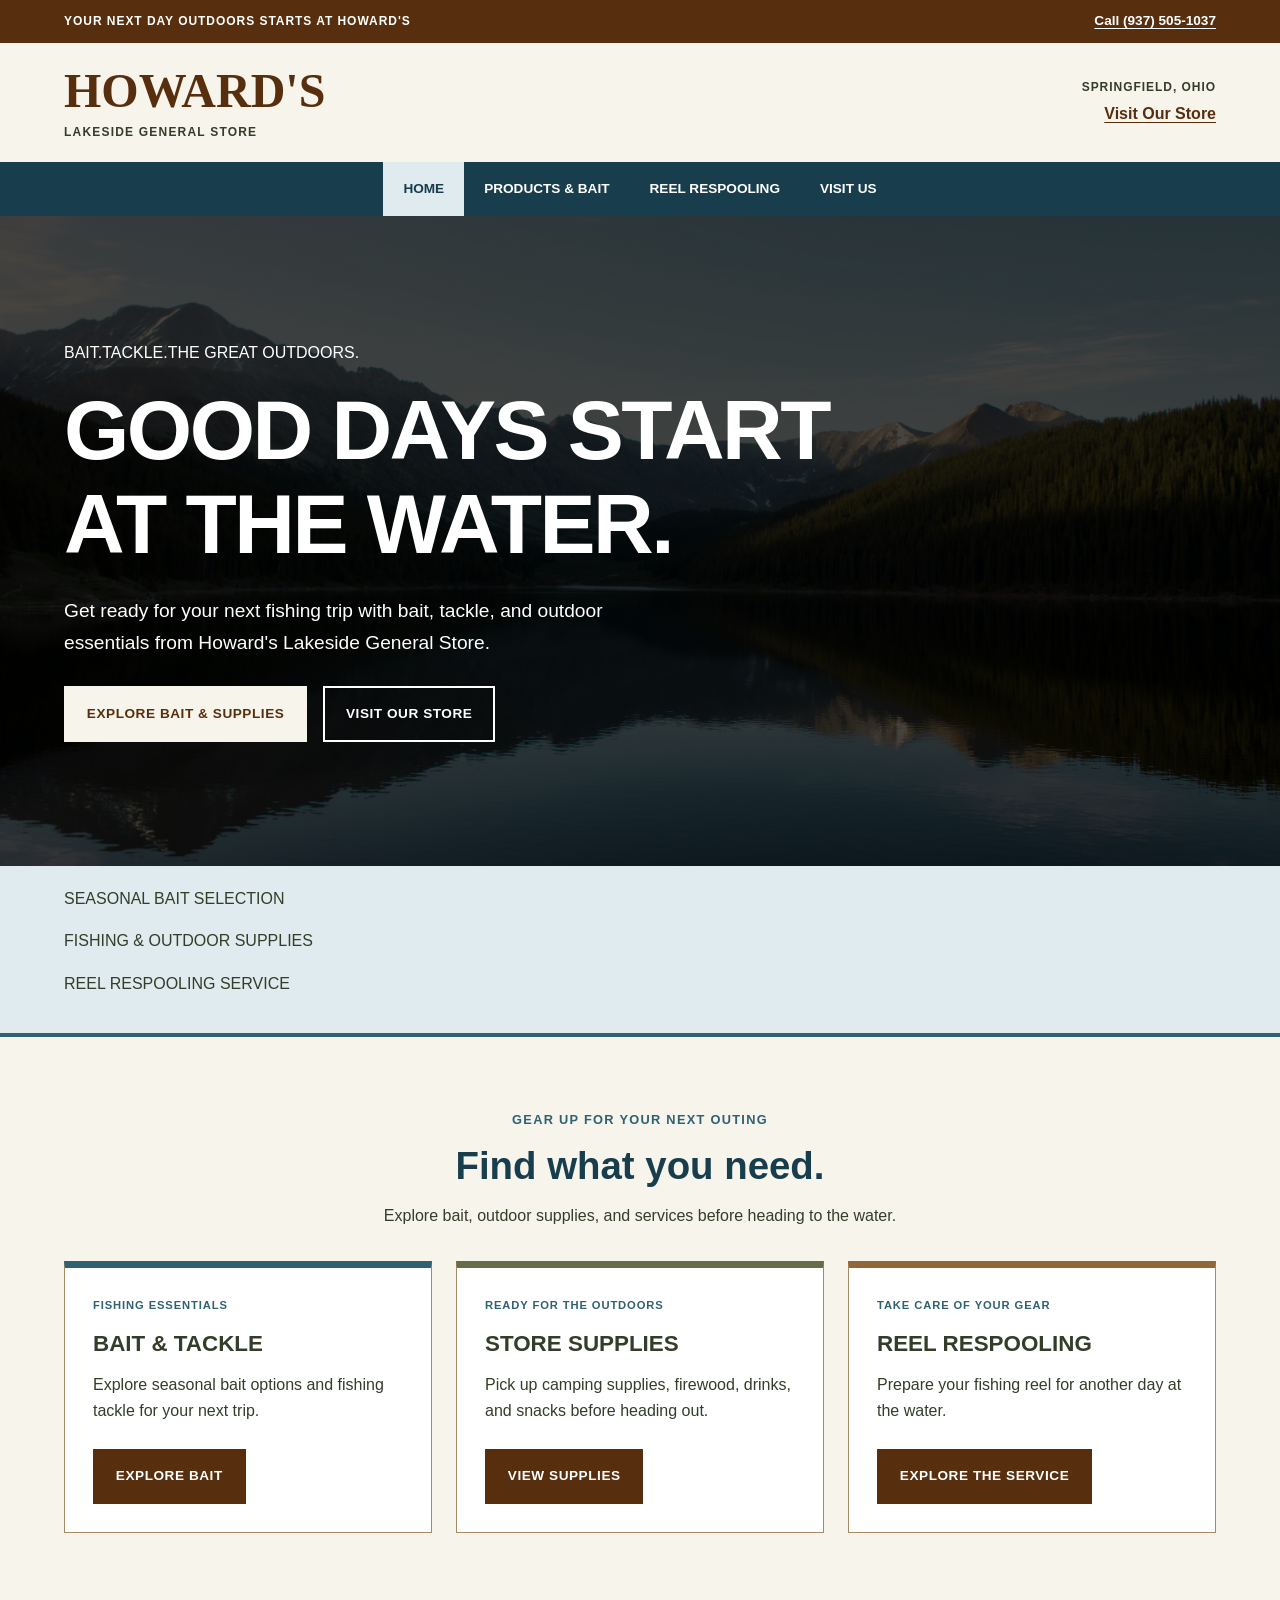
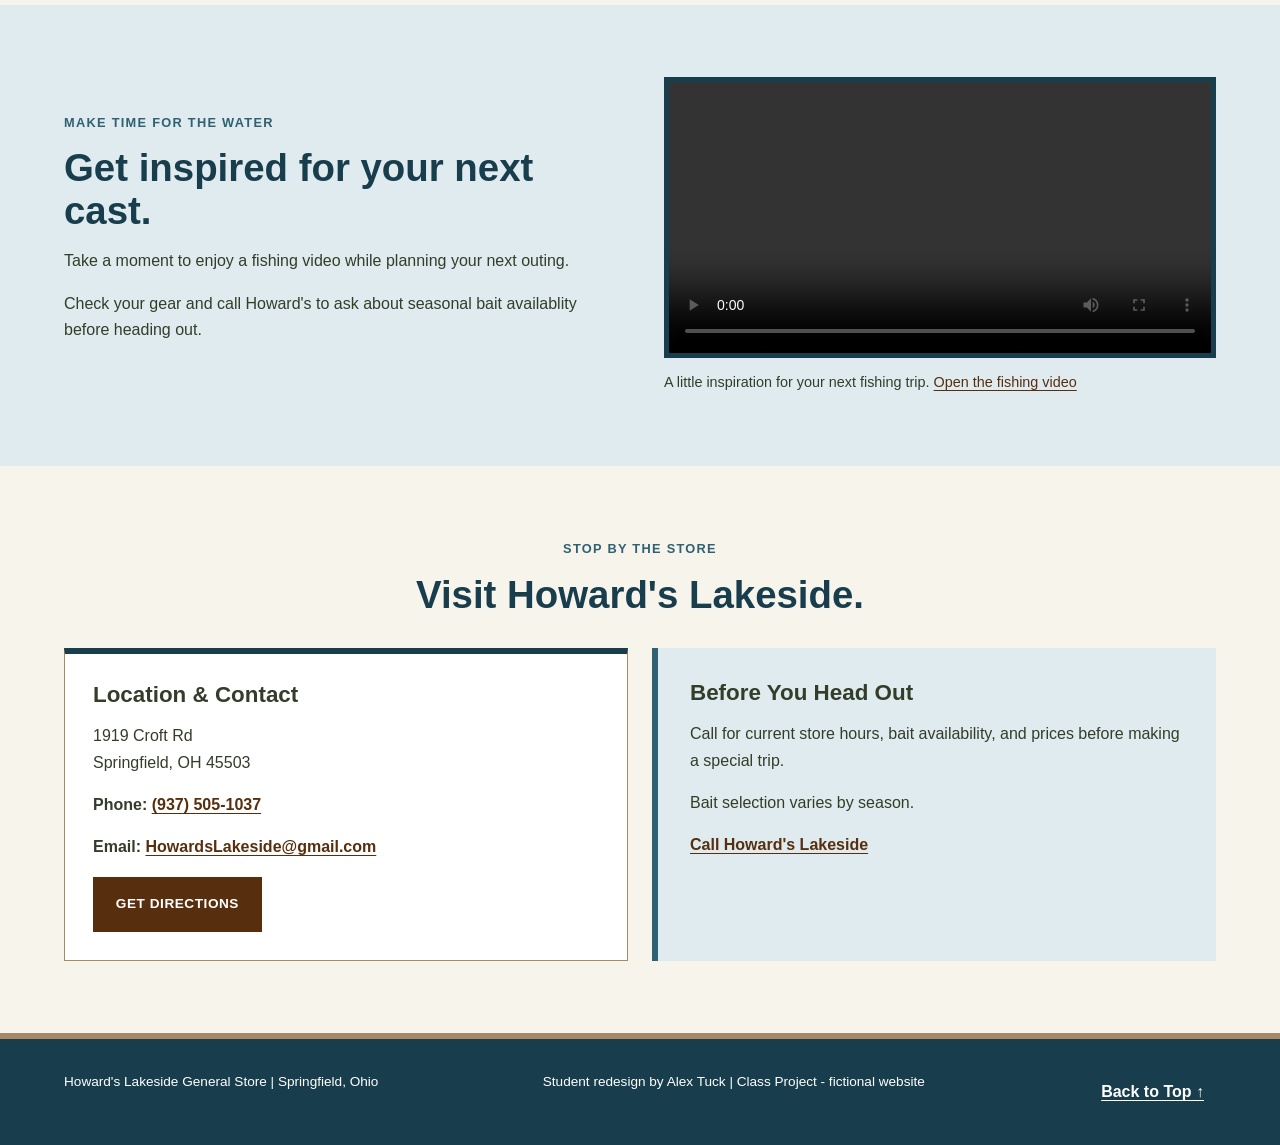
<file: index.html>
<!DOCTYPE html>
<html lang="en">

<head>
    <!-- Alex Tuck | 11/09/2026 -->
    <meta charset="UTF-8">
    <meta name="viewport" content="width=device-width, initial-scale=1.0">
    <title>Howard's Lakeside General Store | Home</title>
    <link rel="stylesheet" href="styles.css">
</head>

<body>
    <a class="skip-link" href="#main-content">Skip to main content</a>

    <header class="site-header">
        <div class="announcement">
            <div class="container announcement-layout">
                <p>YOUR NEXT DAY OUTDOORS STARTS AT HOWARD'S</p>
                <a href="tel:+19375051037">Call (937) 505-1037</a>
            </div>
        </div>

        <div class="container brand-row">
            <a class="brand" href="index.html">
                HOWARD'S<span>LAKESIDE GENERAL STORE</span>
            </a>

            <div class="header-location">
                <p>SPRINGFIELD, OHIO</p>
                <a href="#visit">Visit Our Store</a>
            </div>
        </div>

        <nav class="main-nav" aria-label="Main navigation">
            <ul class="container nav-list">
                <li>
                    <a href="index.html" aria-current="page">Home</a>
                </li>
                <li>
                    <a href="products.html">Products &amp; Bait</a>
                </li>
                <li>
                    <a href="products.html#respooling">Reel Respooling</a>
                </li>
                <li>
                    <a href="#visit">Visit Us</a>
                </li>
            </ul>
        </nav>
    </header>

    <main id="main-content" tabindex="-1">
        <section class="hero">
            <div class="container hero-content">
                <p>
                    BAIT.TACKLE.THE GREAT OUTDOORS.
                </p>
                <h1>Good days start<br>at the water.</h1>
                <p class="hero-description">
                    Get ready for your next fishing trip with bait, tackle, and outdoor essentials from Howard's
                    Lakeside General Store.
                </p>

                <div class="button-group">
                    <a class="button button-light" href="products.html">Explore Bait &amp; Supplies</a>
                    <a class="button button-outline-light" href="#visit">Visit Our Store </a>
                </div>
            </div>
        </section>

        <div class="store-highlights">
            <div class="container hightlights-layout">
                <p>SEASONAL BAIT SELECTION</p>
                <p>FISHING &amp; OUTDOOR SUPPLIES</p>
                <p>REEL RESPOOLING SERVICE</p>
            </div>
        </div>

        <section class="section">
            <div class="container">
                <div class="section-heading">
                    <p class="eyebrow">GEAR UP FOR YOUR NEXT OUTING</p>
                    <h2>Find what you need.</h2>
                    <p>Explore bait, outdoor supplies, and services before heading to the water.</p>
                </div>

                <div class="card-grid">
                    <article class="card category-card">
                        <p class="category-label">FISHING ESSENTIALS</p>
                        <h3>Bait &amp; Tackle</h3>

                        <p>
                            Explore seasonal bait options and fishing tackle for your next trip.
                        </p>

                        <a class="button" href="products.html#bait">Explore Bait</a>
                    </article>

                    <article class="card category-card">
                        <p class="category-label">READY FOR THE OUTDOORS</p>
                        <h3>Store Supplies</h3>

                        <p>
                            Pick up camping supplies, firewood, drinks, and snacks before heading out.
                        </p>

                        <a class="button" href="products.html#supplies">View Supplies</a>
                    </article>

                    <article class="card category-card">
                        <p class="category-label">TAKE CARE OF YOUR GEAR</p>
                        <h3>Reel Respooling</h3>

                        <p>
                            Prepare your fishing reel for another day at the water.
                        </p>

                        <a class="button" href="products.html#respooling">Explore the Service</a>
                    </article>
                </div>
            </div>
        </section>

        <section class="section lake-section">
            <div class="container feature-layout">
                <div>
                    <p class="eyebrow">MAKE TIME FOR THE WATER</p>
                    <h2>Get inspired for your next cast.</h2>

                    <p>
                        Take a moment to enjoy a fishing video while planning your next outing.
                    </p>

                    <p>
                        Check your gear and call Howard's to ask about seasonal bait availablity before heading out.
                    </p>
                </div>

                <figure class="video-block">
                    <video controls playsinline preload="metadata" aria-label="Fishing video">
                        <source src="media/reeling.mp4" type="video/mp4">
                        Your browser does not support the video tag.
                    </video>

                    <figcaption>
                        A little inspiration for your next fishing trip.
                        <a href="media/reeling.mp4">Open the fishing video</a>
                    </figcaption>
                </figure>
            </div>
        </section>

        <section class="section" id="visit">
            <div class="container">
                <div class="section-heading">
                    <p class="eyebrow">STOP BY THE STORE</p>
                    <h2>Visit Howard's Lakeside.</h2>
                </div>

                <div class="contact-layout">
                    <div class="card">
                        <h3>Location &amp; Contact</h3>

                        <address>
                            1919 Croft Rd<br>
                            Springfield, OH 45503
                        </address>

                        <p>
                            <strong>Phone:</strong>
                            <a href="tel:+19375051037">(937) 505-1037</a>
                        </p>

                        <p>
                            <strong>Email:</strong>
                            <a href="mailto:HowardsLakeside@gmail.com">HowardsLakeside@gmail.com</a>
                        </p>

                        <a class="button"
                            href="https://www.google.com/maps/search/?api=1&amp;query=1919+Croft+Rd+Springfield+Ohio+45503">Get
                            Directions</a>
                    </div>

                    <div class="visit-note">
                        <h3>Before You Head Out</h3>

                        <p>
                            Call for current store hours, bait availability, and prices before making a special trip.
                        </p>

                        <p>
                            Bait selection varies by season.
                        </p>

                        <a class="text-link" href="tel:+19375051037">Call Howard's Lakeside</a>
                    </div>
                </div>
            </div>
        </section>
    </main>

    <footer class="site-footer">
        <div class="container footer-layout">
            <p>Howard's Lakeside General Store | Springfield, Ohio</p>
            <p>Student redesign by Alex Tuck | Class Project - fictional website</p>
            <a class="back-to-top" href="#top">Back to Top ↑</a>
        </div>
    </footer>

</body>

</html>
</file>
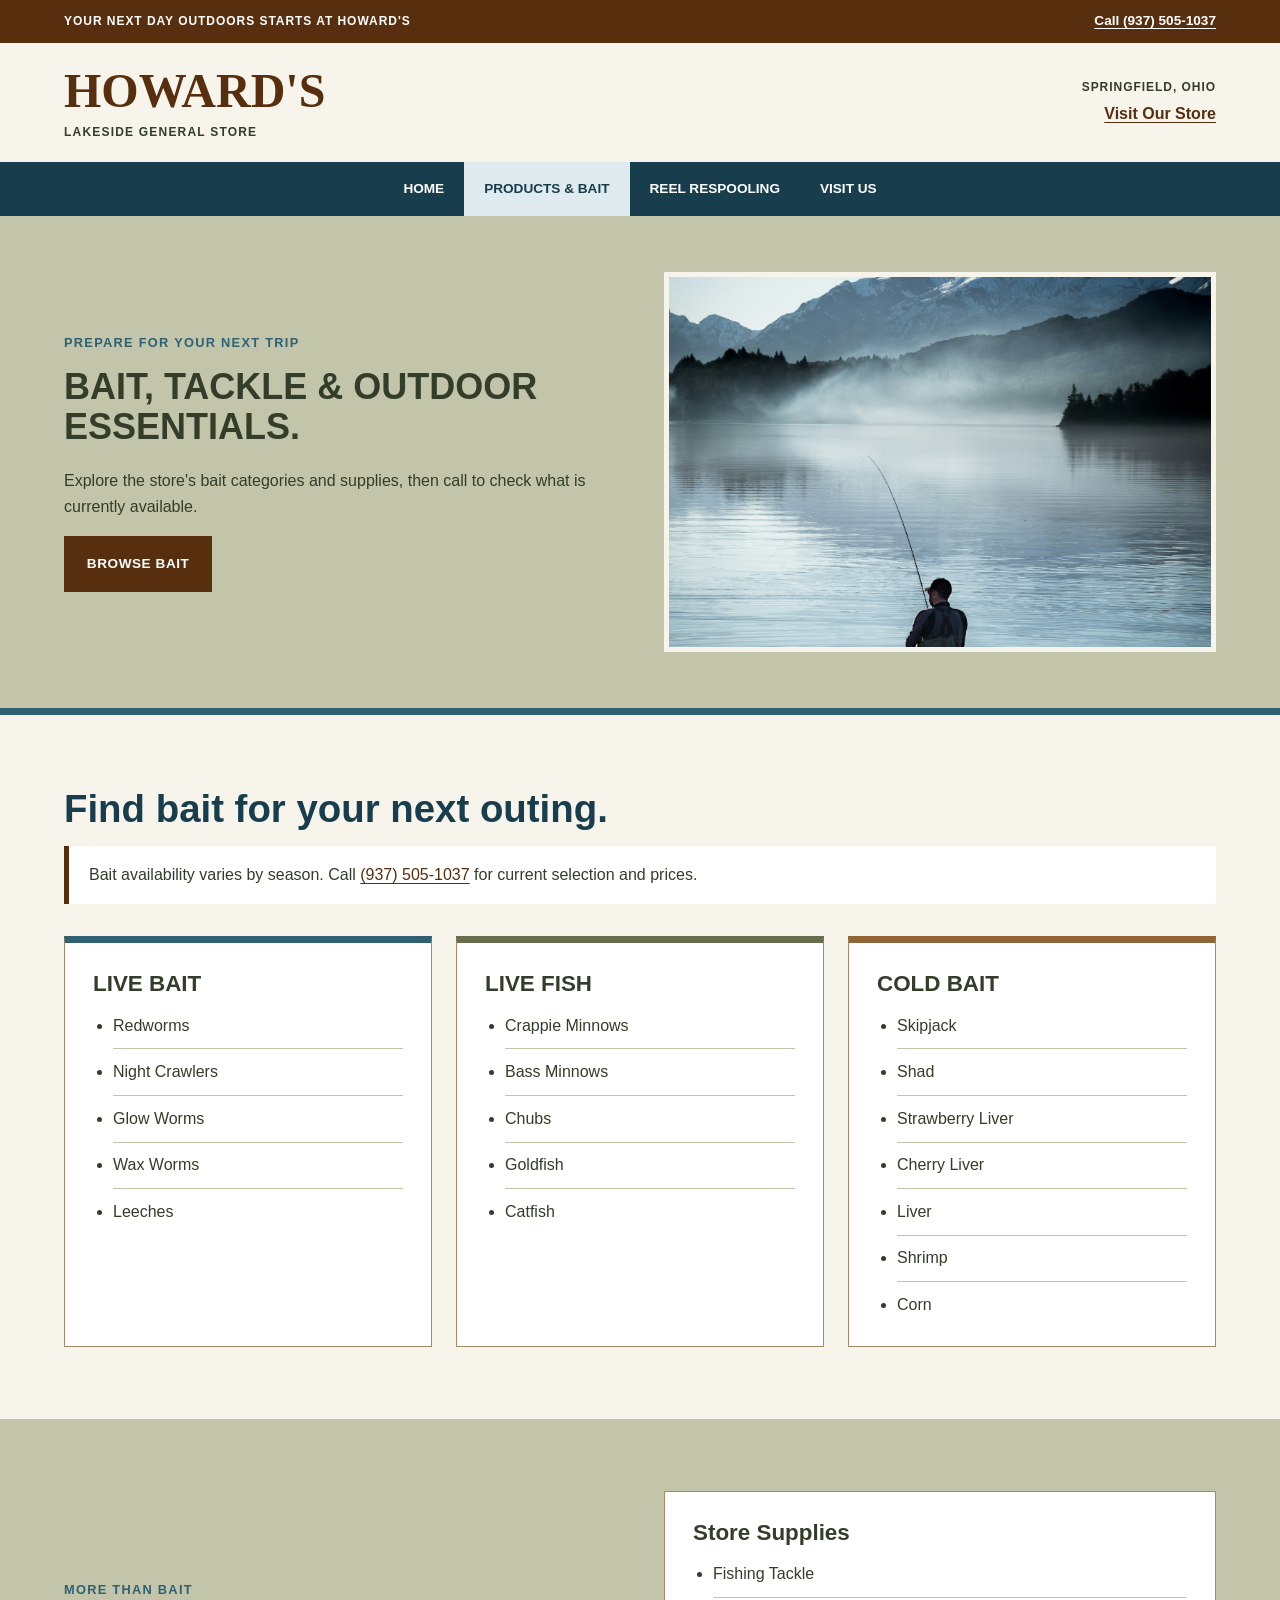
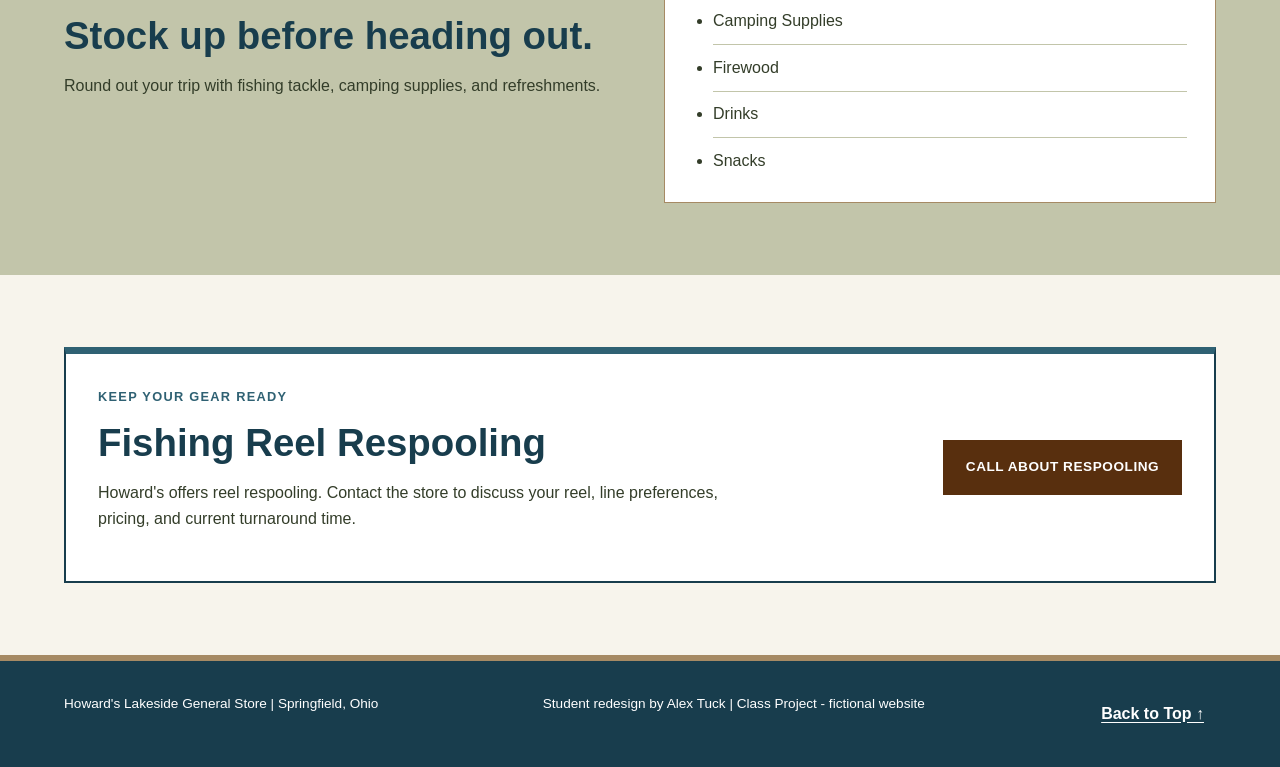
<file: products.html>
<!DOCTYPE html>
<html lang="en">
<head>
  <!-- Alex Tuck | 11/09/2026 -->
  <meta charset="UTF-8">
  <meta name="viewport" content="width=device-width, initial-scale=1.0">

  <title>Products &amp; Bait | Howard's Lakeside General Store</title>

  <link rel="stylesheet" href="styles.css">
</head>

<body>
  <a class="skip-link" href="#main-content">
    Skip to main content
  </a>

  <header class="site-header">
    <div class="announcement">
      <div class="container announcement-layout">
        <p>YOUR NEXT DAY OUTDOORS STARTS AT HOWARD'S</p>
        <a href="tel:+19375051037">Call (937) 505-1037</a>
      </div>
    </div>

    <div class="container brand-row">
      <a class="brand" href="index.html">
        HOWARD'S
        <span>LAKESIDE GENERAL STORE</span>
      </a>

      <div class="header-location">
        <p>SPRINGFIELD, OHIO</p>
        <a href="index.html#visit">Visit Our Store</a>
      </div>
    </div>

    <nav class="main-nav" aria-label="Main navigation">
      <ul class="container nav-list">
        <li>
          <a href="index.html">Home</a>
        </li>
        <li>
          <a href="products.html" aria-current="page">
            Products &amp; Bait
          </a>
        </li>
        <li>
          <a href="#respooling">Reel Respooling</a>
        </li>
        <li>
          <a href="index.html#visit">Visit Us</a>
        </li>
      </ul>
    </nav>
  </header>

  <main id="main-content" tabindex="-1">
    <section class="page-banner">
      <div class="container feature-layout">
        <div>
          <p class="eyebrow">PREPARE FOR YOUR NEXT TRIP</p>

          <h1>Bait, tackle &amp; outdoor essentials.</h1>

          <p>
            Explore the store's bait categories and supplies,
            then call to check what is currently available.
          </p>

          <a class="button" href="#bait">
            Browse Bait
          </a>
        </div>

        <img
          class="feature-image"
          src="images/fishing.jpg"
          alt="Fishing scene">
      </div>
    </section>

    <section class="section" id="bait">
      <div class="container">
        <h2>Find bait for your next outing.</h2>

        <p class="notice">
          Bait availability varies by season. Call
          <a href="tel:+19375051037">(937) 505-1037</a>
          for current selection and prices.
        </p>

        <div class="card-grid">
          <article class="card category-card">
            <h3>Live Bait</h3>

            <ul class="product-list">
              <li>Redworms</li>
              <li>Night Crawlers</li>
              <li>Glow Worms</li>
              <li>Wax Worms</li>
              <li>Leeches</li>
            </ul>
          </article>

          <article class="card category-card">
            <h3>Live Fish</h3>

            <ul class="product-list">
              <li>Crappie Minnows</li>
              <li>Bass Minnows</li>
              <li>Chubs</li>
              <li>Goldfish</li>
              <li>Catfish</li>
            </ul>
          </article>

          <article class="card category-card">
            <h3>Cold Bait</h3>

            <ul class="product-list">
              <li>Skipjack</li>
              <li>Shad</li>
              <li>Strawberry Liver</li>
              <li>Cherry Liver</li>
              <li>Liver</li>
              <li>Shrimp</li>
              <li>Corn</li>
            </ul>
          </article>
        </div>
      </div>
    </section>

    <section class="section section-tint" id="supplies">
      <div class="container feature-layout">
        <div>
          <p class="eyebrow">MORE THAN BAIT</p>
          <h2>Stock up before heading out.</h2>

          <p>
            Round out your trip with fishing tackle,
            camping supplies, and refreshments.
          </p>
        </div>

        <div class="card">
          <h3>Store Supplies</h3>

          <ul class="product-list">
            <li>Fishing Tackle</li>
            <li>Camping Supplies</li>
            <li>Firewood</li>
            <li>Drinks</li>
            <li>Snacks</li>
          </ul>
        </div>
      </div>
    </section>

    <section class="section" id="respooling">
      <div class="container service-panel">
        <div>
          <p class="eyebrow">KEEP YOUR GEAR READY</p>
          <h2>Fishing Reel Respooling</h2>

          <p>
            Howard's offers reel respooling. Contact the
            store to discuss your reel, line preferences,
            pricing, and current turnaround time.
          </p>
        </div>

        <a class="button" href="tel:+19375051037">
          Call About Respooling
        </a>
      </div>
    </section>
  </main>

  <footer class="site-footer">
    <div class="container footer-layout">
      <p>Howard's Lakeside General Store | Springfield, Ohio</p>
      <p>Student redesign by Alex Tuck | Class Project - fictional website</p>
      <a class="back-to-top" href="#top">Back to Top ↑</a>
    </div>
  </footer>
</body>
</html>
</file>
<file: styles.css>
/* ---------- Color Palette ---------- */

:root {
  --brown-dark: #582f0e;
  --brown: #7f4f24;
  --brown-medium: #936639;
  --tan: #a68a64;
  --wheat: #b6ad90;

  --sage: #c2c5aa;
  --olive-light: #a4ac86;
  --moss: #656d4a;
  --olive: #414833;
  --olive-dark: #333d29;

  --lake-dark: #183d4d;
  --lake: #2f6173;
  --lake-light: #dfebee;

  --cream: #f7f4ec;
  --white: #ffffff;
}

/* ---------- Base styles ---------- */

* {
  box-sizing: border-box;
}

body {
  margin: 0;
  background-color: var(--cream);
  color: var(--olive-dark);
  font-family: Arial, Helvetica, sans-serif;
  font-size: 1rem;
  line-height: 1.65;
}

h1,
h2,
h3 {
  margin-top: 0;
  font-family: "Arial Black", Arial, Helvetica, sans-serif;
  font-weight: 900;
  line-height: 1.12;
}

h1 {
  margin-bottom: 1.25rem;
  color: var(--olive-dark);
  font-size: 2.25rem;
}

h2 {
  margin-bottom: 1rem;
  color: var(--lake-dark);
  font-size: 2rem;
}

h3 {
  margin-bottom: 1rem;
  color: var(--olive-dark);
  font-size: 1.4rem;
}

p {
  margin: 0 0 1rem;
}

a {
  color: var(--brown-dark);
  text-underline-offset: 0.2em;
  overflow-wrap: anywhere;
}

a:hover {
  text-decoration-thickness: 0.15em;
}

img,
video {
  display: block;
  max-width: 100%;
}

.container {
  width: 90%;
  max-width: 1200px;
  margin: 0 auto;
}

.section {
  padding: 3.5rem 0;
}

.section-tint {
  background-color: var(--sage);
}

.lake-section {
  background-color: var(--lake-light);
}

.eyebrow {
  margin-bottom: 0.85rem;
  color: var(--lake);
  font-size: 0.8rem;
  font-weight: bold;
  letter-spacing: 0.1em;
  text-transform: uppercase;
}

.section-heading {
  max-width: 700px;
  margin: 0 auto 2rem;
  text-align: center;
}

/* ---------- Accessibility ---------- */

.skip-link {
  position: absolute;
  top: -120px;
  left: 1rem;
  z-index: 100;
  padding: 0.8rem 1rem;
  background-color: var(--white);
  color: var(--olive-dark);
  font-weight: bold;
}

.skip-link:focus {
  top: 1rem;
}

a:focus-visible,
video:focus-visible {
  outline: 3px solid var(--brown-dark);
  outline-offset: 4px;
}

.announcement a:focus-visible,
.main-nav a:focus-visible,
.hero a:focus-visible,
.site-footer a:focus-visible {
  outline-color: var(--white);
}

/* ---------- Announcement ---------- */

.announcement {
  padding: 0.65rem 0;
  background-color: var(--brown-dark);
  color: var(--white);
}

.announcement-layout {
  display: flex;
  flex-wrap: wrap;
  align-items: center;
  justify-content: center;
  gap: 0.35rem 1.5rem;
  text-align: center;
}

.announcement p {
  margin: 0;
  font-size: 0.75rem;
  font-weight: bold;
  letter-spacing: 0.08em;
}

.announcement a {
  color: var(--white);
  font-size: 0.85rem;
  font-weight: bold;
}

/* ---------- Branding ---------- */

.site-header {
  background-color: var(--cream);
}

.brand-row {
  display: flex;
  flex-direction: column;
  align-items: center;
  gap: 1.25rem;
  padding-top: 1.5rem;
  padding-bottom: 1.5rem;
  text-align: center;
}

.brand {
  color: var(--brown-dark);
  font-family: Georgia, "Times New Roman", serif;
  font-size: 2.5rem;
  font-weight: bold;
  line-height: 1;
  text-decoration: none;
}

.brand span {
  display: block;
  margin-top: 0.65rem;
  color: var(--olive-dark);
  font-family: Arial, Helvetica, sans-serif;
  font-size: 0.75rem;
  font-weight: bold;
  letter-spacing: 0.1em;
}

.header-location p {
  margin-bottom: 0.2rem;
  font-size: 0.75rem;
  font-weight: bold;
  letter-spacing: 0.08em;
}

.header-location a {
  font-weight: bold;
}

/* ---------- Navigation ---------- */

.main-nav {
  background-color: var(--lake-dark);
}

.nav-list {
  display: flex;
  flex-wrap: wrap;
  justify-content: center;
  gap: 0;
  padding: 0;
  list-style: none;
}

.nav-list a {
  display: block;
  padding: 1rem 0.85rem;
  color: var(--white);
  font-size: 0.85rem;
  font-weight: bold;
  text-align: center;
  text-decoration: none;
  text-transform: uppercase;
}

.nav-list a:hover,
.nav-list a[aria-current="page"] {
  background-color: var(--lake-light);
  color: var(--lake-dark);
}

/* ---------- Buttons ---------- */

.button-group {
  display: flex;
  flex-wrap: wrap;
  gap: 1rem;
  margin-top: 1.75rem;
}

.button {
  display: inline-block;
  padding: 0.9rem 1.3rem;
  border: 2px solid var(--brown-dark);
  background-color: var(--brown-dark);
  color: var(--white);
  font-size: 0.85rem;
  font-weight: bold;
  letter-spacing: 0.04em;
  text-align: center;
  text-decoration: none;
  text-transform: uppercase;
}

.button:hover {
  border-color: var(--brown);
  background-color: var(--brown);
  color: var(--white);
}

.button-light {
  border-color: var(--cream);
  background-color: var(--cream);
  color: var(--brown-dark);
}

.button-light:hover {
  border-color: var(--lake-light);
  background-color: var(--lake-light);
  color: var(--lake-dark);
}

.button-outline-light {
  border-color: var(--white);
  background-color: transparent;
  color: var(--white);
}

.button-outline-light:hover {
  border-color: var(--white);
  background-color: var(--white);
  color: var(--lake-dark);
}

/* ---------- Hero ---------- */

.hero {
  display: flex;
  align-items: center;
  min-height: 540px;
  padding: 4rem 0;
  background-color: var(--lake-dark);

  background-image:
    linear-gradient(
      rgb(0 0 0 / 72%),
      rgb(0 0 0 / 72%)
    ),
    url("images/lake.jpg");

  background-position: center;
  background-size: cover;
  background-repeat: no-repeat;
}

.hero-content {
  color: var(--white);
}

.hero h1 {
  max-width: 850px;
  margin-bottom: 1.5rem;
  color: var(--white);
  font-size: 2.8rem;
  letter-spacing: -0.03em;
  text-transform: uppercase;
}

.hero .eyebrow {
  color: var(--white);
}

.hero-description {
  max-width: 580px;
  font-size: 1.1rem;
}

/* ---------- Highlights ---------- */

.store-highlights {
  padding: 1.25rem 0;
  border-bottom: 4px solid var(--lake);
  background-color: var(--lake-light);
}

.highlights-layout {
  display: grid;
  gap: 0.8rem;
  text-align: center;
}

.highlights-layout p {
  margin: 0;
  color: var(--lake-dark);
  font-size: 0.8rem;
  font-weight: bold;
  letter-spacing: 0.04em;
}

/* ---------- Cards and layouts ---------- */

.card-grid,
.feature-layout,
.contact-layout {
  display: grid;
  grid-template-columns: minmax(0, 1fr);
  gap: 1.5rem;
}

.card-grid {
  margin-top: 2rem;
}

.card {
  min-width: 0;
  padding: 1.75rem;
  border: 1px solid var(--tan);
  background-color: var(--white);
}

.card a,
.text-link {
  font-weight: bold;
}

.category-card {
  display: flex;
  flex-direction: column;
  align-items: flex-start;
  border-top: 7px solid var(--lake);
}

.category-card:nth-child(2) {
  border-top-color: var(--moss);
}

.category-card:nth-child(3) {
  border-top-color: var(--brown-medium);
}

.category-label {
  margin-bottom: 1rem;
  color: var(--lake);
  font-size: 0.7rem;
  font-weight: bold;
  letter-spacing: 0.08em;
}

.category-card h3 {
  text-transform: uppercase;
}

.category-card .button {
  margin-top: auto;
}

.category-card > p:not(.category-label) {
  margin-bottom: 1.5rem;
}

.feature-layout {
  align-items: center;
}

.feature-layout > * {
  min-width: 0;
}

.feature-image {
  width: 100%;
  height: 300px;
  border: 5px solid var(--cream);
  object-fit: cover;
}

/* ---------- Video ---------- */

.video-block {
  min-width: 0;
  margin: 0;
}

.video-block video {
  width: 100%;
  height: auto;
  border: 5px solid var(--lake-dark);
  background-color: var(--lake-dark);
}

figcaption {
  margin-top: 0.8rem;
  color: var(--olive-dark);
  font-size: 0.9rem;
}

/* ---------- Contact ---------- */

address {
  margin-bottom: 1rem;
  font-style: normal;
}

.visit-note {
  padding: 2rem;
  border-left: 6px solid var(--lake);
  background-color: var(--lake-light);
}

.contact-layout .card {
  border-top: 6px solid var(--lake-dark);
}

/* ---------- Products ---------- */

.page-banner {
  padding: 3.5rem 0;
  border-bottom: 7px solid var(--lake);
  background-color: var(--sage);
}

.page-banner h1 {
  text-transform: uppercase;
}

.notice {
  padding: 1rem 1.25rem;
  border-left: 5px solid var(--brown-dark);
  background-color: var(--white);
}

.product-list {
  width: 100%;
  margin: 0;
  padding-left: 1.25rem;
}

.product-list li {
  padding-bottom: 0.6rem;
  margin-bottom: 0.6rem;
  border-bottom: 1px solid var(--sage);
}

.product-list li:last-child {
  padding-bottom: 0;
  margin-bottom: 0;
  border-bottom: 0;
}

.service-panel {
  display: flex;
  flex-direction: column;
  align-items: flex-start;
  gap: 1.5rem;
  padding: 2rem;
  border: 2px solid var(--lake-dark);
  border-top: 7px solid var(--lake);
  background-color: var(--white);
}

.service-panel p {
  max-width: 650px;
}

/* ---------- Footer ---------- */

.site-footer {
  padding: 2rem 0;
  border-top: 6px solid var(--tan);
  background-color: var(--lake-dark);
  color: var(--white);
}

.footer-layout {
  display: flex;
  flex-direction: column;
  gap: 0.75rem;
}

.site-footer p {
  margin: 0;
  font-size: 0.85rem;
}

.site-footer a {
  color: var(--white);
}

/* ---------- Larger phones ---------- */

@media (min-width: 576px) {
  .hero h1 {
    font-size: 3.5rem;
  }

  .nav-list a {
    padding-right: 1.25rem;
    padding-left: 1.25rem;
  }
}

/* ---------- Tablets ---------- */

@media (min-width: 720px) {
  .announcement-layout {
    justify-content: space-between;
  }

  .brand-row {
    flex-direction: row;
    justify-content: space-between;
    text-align: left;
  }

  .brand {
    font-size: 3rem;
  }

  .header-location {
    text-align: right;
  }

  .hero {
    min-height: 580px;
  }

  .hero h1 {
    font-size: 4.25rem;
  }

  .highlights-layout {
    grid-template-columns: repeat(3, minmax(0, 1fr));
  }

  .card-grid {
    grid-template-columns: repeat(2, minmax(0, 1fr));
  }

  .feature-layout,
  .contact-layout {
    grid-template-columns: repeat(2, minmax(0, 1fr));
  }

  .section {
    padding: 4.5rem 0;
  }

  h2 {
    font-size: 2.4rem;
  }
}

/* ---------- Desktops ---------- */

@media (min-width: 992px) {
  .hero {
    min-height: 650px;
  }

  .hero h1 {
    font-size: 5.25rem;
  }

  .hero-description {
    font-size: 1.2rem;
  }

  .card-grid {
    grid-template-columns: repeat(3, minmax(0, 1fr));
  }

  .feature-layout {
    gap: 3rem;
  }

  .feature-image {
    height: 380px;
  }

  .service-panel {
    flex-direction: row;
    align-items: center;
    justify-content: space-between;
  }

  .service-panel .button {
    flex-shrink: 0;
  }

  .footer-layout {
    flex-direction: row;
    justify-content: space-between;
  }
}

/* Back to top link */
.back-to-top {
  display: inline-block;
  padding: 0.5rem 0.75rem;
  color: var(--white);
  font-weight: bold;
  text-decoration: underline;
  white-space: nowrap;
}

.back-to-top:hover {
  color: var(--lake-light);
}
</file>
